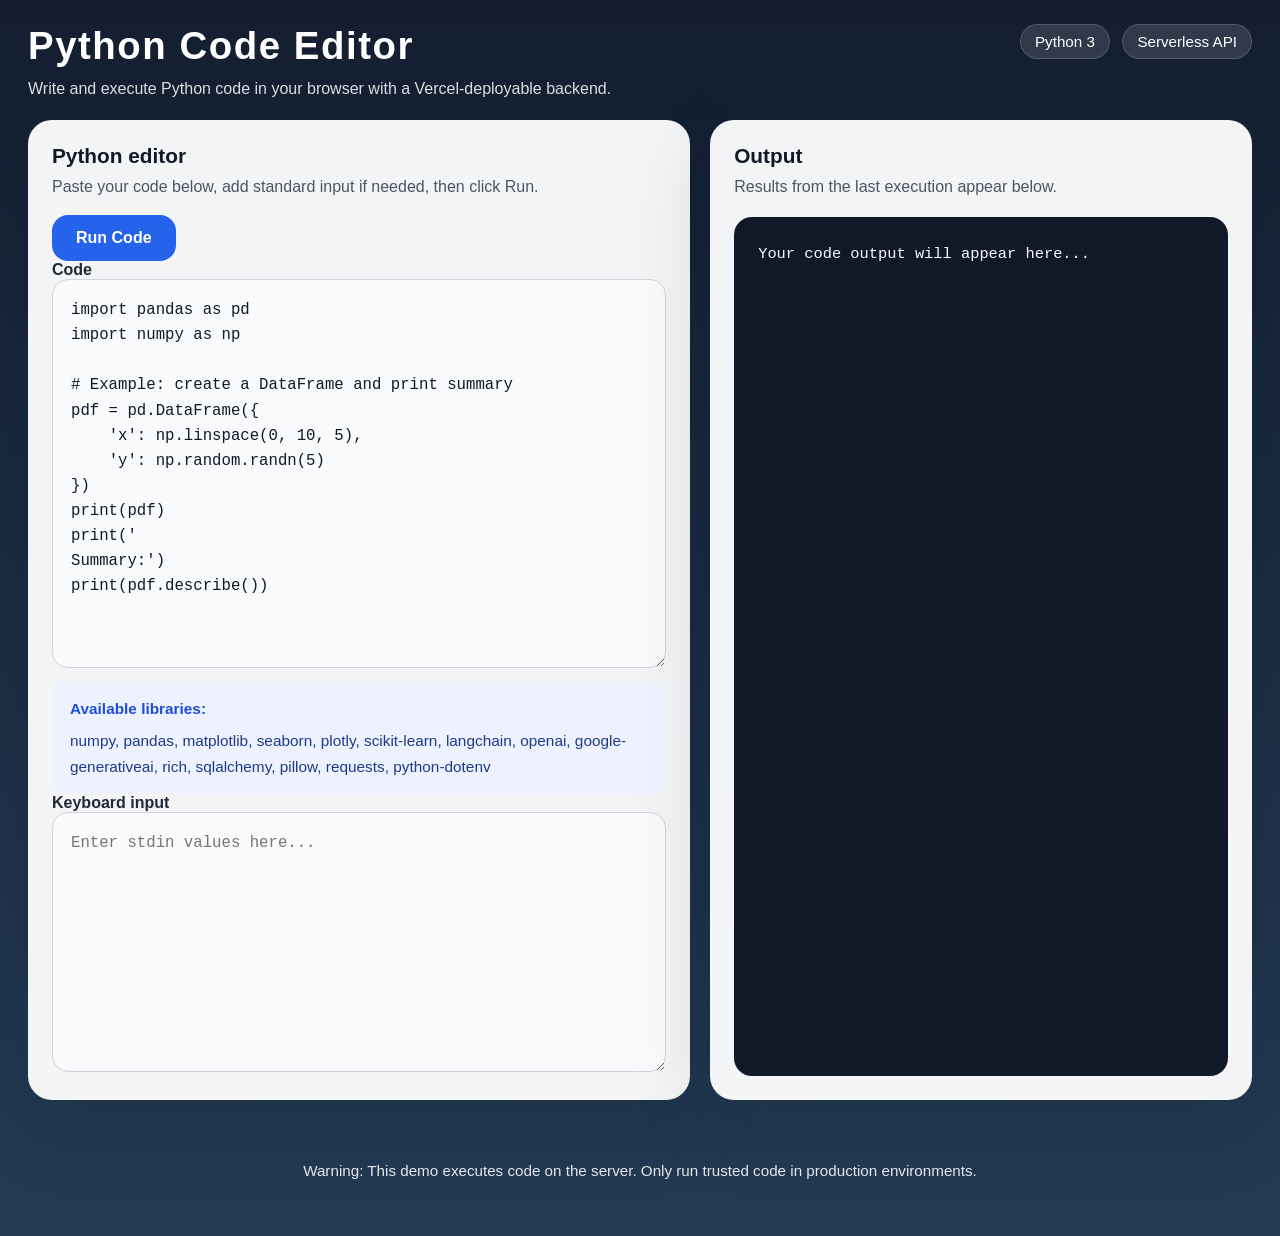
<file: index.html>
<!DOCTYPE html>
<html lang="en">
<head>
    <meta charset="UTF-8">
    <meta name="viewport" content="width=device-width, initial-scale=1.0">
    <title>Python Code Editor</title>
    <link rel="stylesheet" href="static/style.css">
</head>
<body>
    <header class="topbar">
        <div>
            <h1>Python Code Editor</h1>
            <p>Write and execute Python code in your browser with a Vercel-deployable backend.</p>
        </div>
        <div class="top-actions">
            <span class="badge">Python 3</span>
            <span class="badge">Serverless API</span>
        </div>
    </header>

    <main class="container">
        <section class="editor-section">
            <form id="code-form">
                <div class="panel-header">
                    <div>
                        <h2>Python editor</h2>
                        <p>Paste your code below, add standard input if needed, then click Run.</p>
                    </div>
                    <button type="submit" class="run-button">Run Code</button>
                </div>

                <label for="code">Code</label>
                <textarea id="code" name="code" rows="14"></textarea>

                <div class="supported-libs">
                    <strong>Available libraries:</strong>
                    <span id="supported-libs"></span>
                </div>

                <div class="input-container">
                    <label for="user_input">Keyboard input</label>
                    <textarea id="user_input" name="user_input" rows="4" placeholder="Enter stdin values here..."></textarea>
                </div>
            </form>
        </section>

        <section class="output-section">
            <div class="panel-header">
                <div>
                    <h2>Output</h2>
                    <p>Results from the last execution appear below.</p>
                </div>
            </div>
            <pre id="output">Your code output will appear here...</pre>
        </section>
    </main>

    <footer class="footer-note">
        <p>Warning: This demo executes code on the server. Only run trusted code in production environments.</p>
    </footer>

    <script>
        const supportedLibs = [
            "numpy",
            "pandas",
            "matplotlib",
            "seaborn",
            "plotly",
            "scikit-learn",
            "langchain",
            "openai",
            "google-generativeai",
            "rich",
            "sqlalchemy",
            "pillow",
            "requests",
            "python-dotenv",
        ];

        const defaultCode = `import pandas as pd
import numpy as np

# Example: create a DataFrame and print summary
pdf = pd.DataFrame({
    'x': np.linspace(0, 10, 5),
    'y': np.random.randn(5)
})
print(pdf)
print('\nSummary:')
print(pdf.describe())`;

        const codeElement = document.getElementById("code");
        const outputElement = document.getElementById("output");
        const supportedLibsElement = document.getElementById("supported-libs");
        const form = document.getElementById("code-form");
        const userInputElement = document.getElementById("user_input");

        codeElement.value = defaultCode;
        supportedLibsElement.textContent = supportedLibs.join(", ");

        form.addEventListener("submit", async (event) => {
            event.preventDefault();
            outputElement.textContent = "Running...";

            const payload = {
                code: codeElement.value,
                user_input: userInputElement.value,
            };

            try {
                const response = await fetch("/api", {
                    method: "POST",
                    headers: {
                        "Content-Type": "application/json",
                    },
                    body: JSON.stringify(payload),
                });

                if (!response.ok) {
                    const error = await response.text();
                    outputElement.textContent = `Request error: ${error}`;
                    return;
                }

                const data = await response.json();
                outputElement.textContent = data.output || "No output returned.";
            } catch (error) {
                outputElement.textContent = `Network error: ${error}`;
            }
        });
    </script>
</body>
</html>
</file>
<file: static/style.css>
* {
    box-sizing: border-box;
}

body {
    margin: 0;
    padding: 0;
    min-height: 100vh;
    font-family: 'Segoe UI', Arial, sans-serif;
    background: linear-gradient(180deg, #141e30 0%, #243b55 100%);
    color: #1f2937;
}

.topbar {
    display: flex;
    flex-wrap: wrap;
    justify-content: space-between;
    align-items: flex-start;
    gap: 16px;
    padding: 24px 28px 18px;
    color: white;
}

.topbar h1 {
    margin: 0 0 8px;
    font-size: 2.4rem;
    letter-spacing: 0.04em;
}

.topbar p {
    margin: 0;
    max-width: 720px;
    line-height: 1.6;
    opacity: 0.85;
}

.badge {
    display: inline-flex;
    align-items: center;
    margin-left: 8px;
    padding: 8px 14px;
    background: rgba(255, 255, 255, 0.12);
    border: 1px solid rgba(255, 255, 255, 0.16);
    border-radius: 999px;
    font-size: 0.95rem;
}

.container {
    display: grid;
    grid-template-columns: 1.1fr 0.9fr;
    gap: 20px;
    max-width: 1440px;
    margin: 0 auto;
    padding: 0 28px 28px;
}

.editor-section,
.output-section {
    display: flex;
    flex-direction: column;
    gap: 18px;
    padding: 24px;
    border-radius: 24px;
    background: rgba(255, 255, 255, 0.95);
    box-shadow: 0 28px 80px rgba(15, 23, 42, 0.16);
    min-height: 520px;
}

.panel-header {
    display: flex;
    flex-wrap: wrap;
    justify-content: space-between;
    gap: 16px;
    align-items: flex-start;
}

.panel-header h2 {
    margin: 0;
    font-size: 1.3rem;
    color: #111827;
}

.panel-header p {
    margin: 6px 0 0;
    color: #4b5563;
    line-height: 1.6;
}

label {
    font-weight: 700;
    margin-bottom: 8px;
    color: #1f2937;
}

textarea {
    width: 100%;
    border: 1px solid #d1d5db;
    border-radius: 16px;
    padding: 18px;
    min-height: 260px;
    resize: vertical;
    font-family: 'JetBrains Mono', 'Consolas', monospace;
    font-size: 0.98rem;
    line-height: 1.6;
    color: #111827;
    background: #f8fafc;
}

textarea:focus {
    outline: none;
    border-color: #2563eb;
    box-shadow: 0 0 0 4px rgba(59, 130, 246, 0.12);
}

.run-button {
    border: none;
    border-radius: 16px;
    padding: 14px 24px;
    background: #2563eb;
    color: #ffffff;
    font-size: 1rem;
    font-weight: 700;
    cursor: pointer;
    transition: transform 0.2s ease, background 0.2s ease;
}

.run-button:hover {
    transform: translateY(-1px);
    background: #1d4ed8;
}

.supported-libs {
    margin-top: 10px;
    padding: 14px 18px;
    border-radius: 14px;
    background: #eef2ff;
    color: #1e3a8a;
    font-size: 0.96rem;
    line-height: 1.7;
}

.supported-libs strong {
    display: block;
    margin-bottom: 6px;
    color: #1d4ed8;
}

.output-input {
    margin-top: 18px;
}

.output-input textarea {
    min-height: 120px;
    border-radius: 14px;
    padding: 16px;
    background: #f8fafc;
    border: 1px solid #d1d5db;
    resize: vertical;
    font-family: 'JetBrains Mono', 'Consolas', monospace;
}

.output-section pre {
    margin: 0;
    flex-grow: 1;
    overflow: auto;
    border-radius: 18px;
    background: #111827;
    color: #f8fafc;
    padding: 24px;
    font-family: 'JetBrains Mono', 'Consolas', monospace;
    font-size: 0.96rem;
    line-height: 1.7;
    white-space: pre-wrap;
    word-break: break-word;
}

.footer-note {
    max-width: 1440px;
    margin: 0 auto 24px;
    padding: 18px 28px;
    color: #e5e7eb;
    text-align: center;
    font-size: 0.95rem;
}

@media (max-width: 1040px) {
    .container {
        grid-template-columns: 1fr;
    }
}

@media (max-width: 640px) {
    .topbar {
        padding: 18px 16px 12px;
    }

    .container {
        padding: 0 16px 16px;
    }

    .editor-section,
    .output-section {
        padding: 18px;
        min-height: auto;
    }
}
</file>
